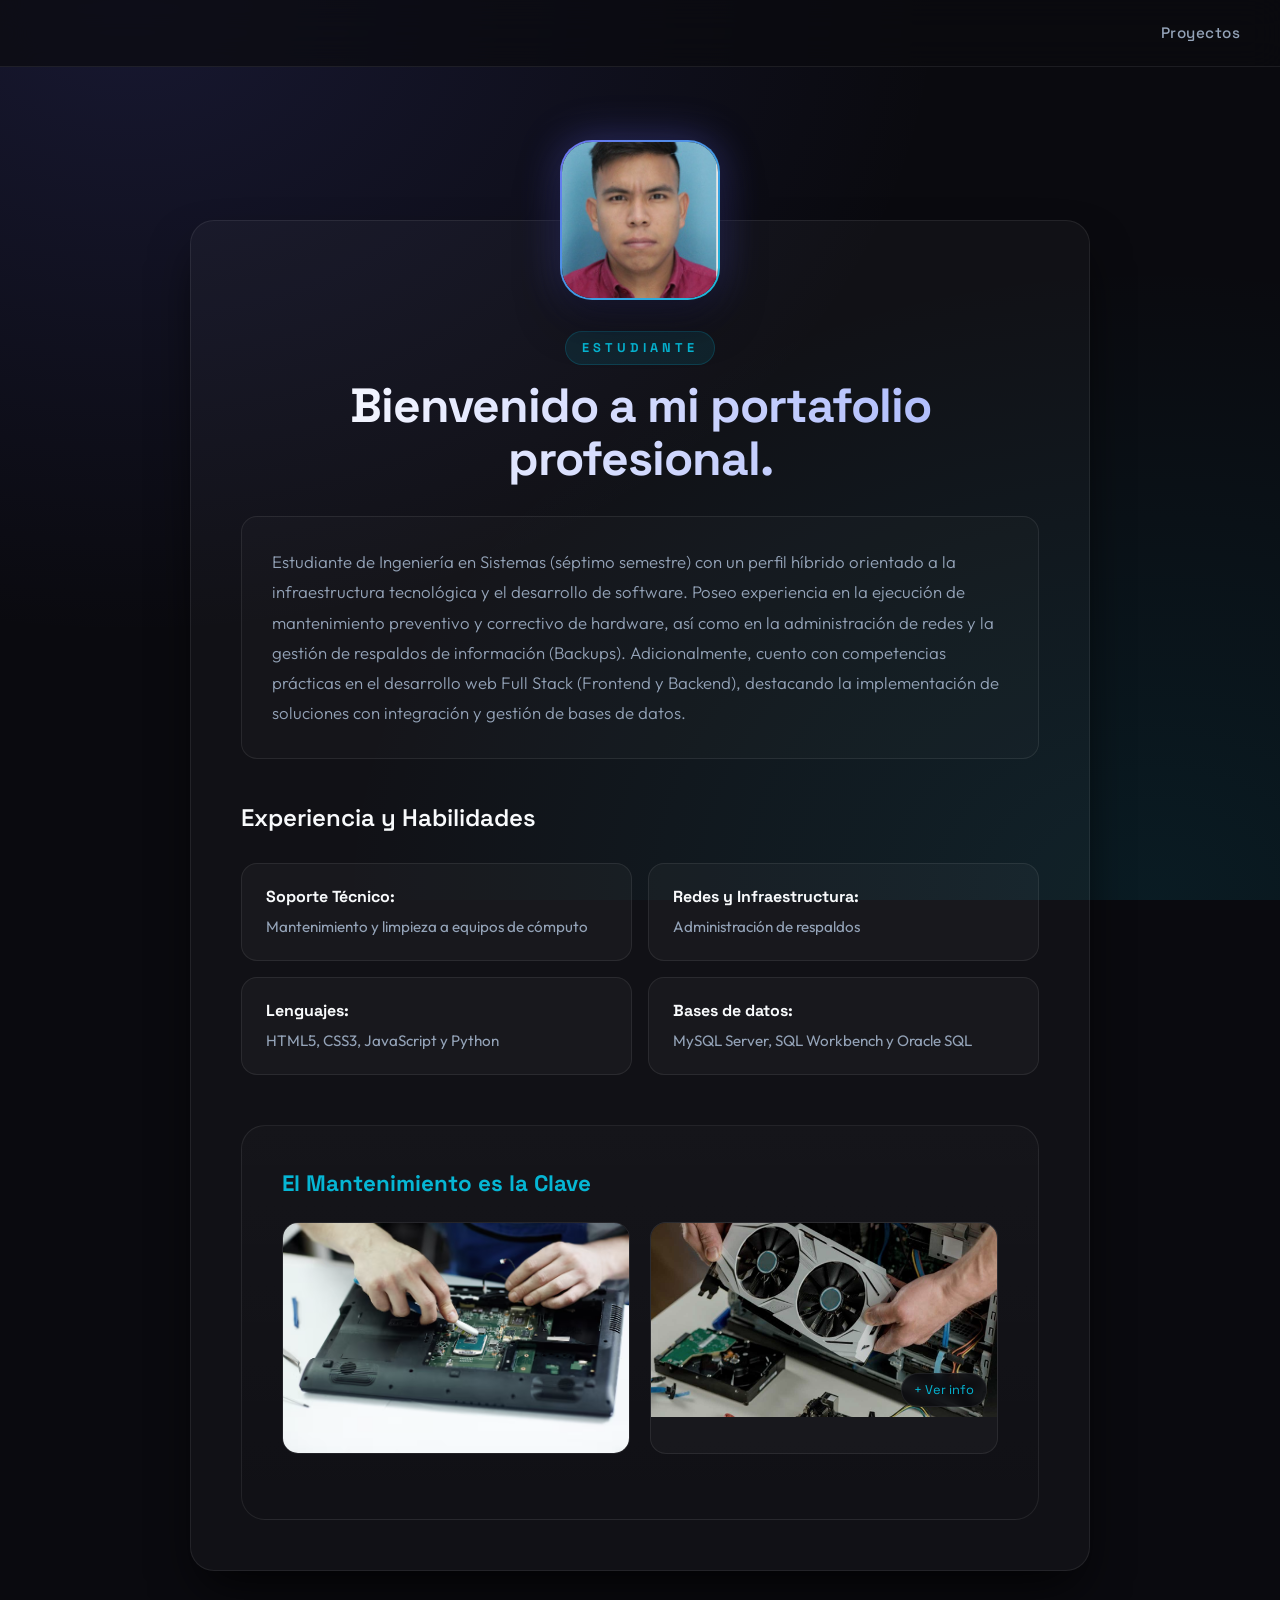
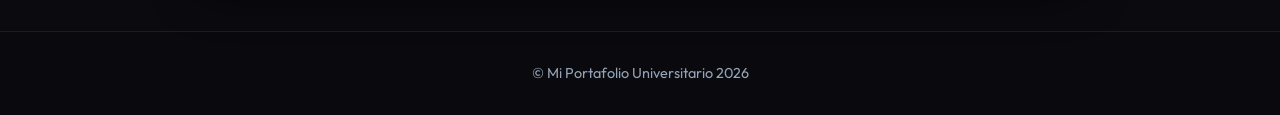
<file: Index.html>
<!DOCTYPE html>
<html lang="es">

<head>
    <meta charset="UTF-8">
    <meta name="viewport" content="width=device-width, initial-scale=1.0">
    <title>Portafolio 2026 | Estudiante de Ingeniería</title>
    <link rel="stylesheet" href="Index.css">
</head>

<body>

    <header>
        <nav>
            <ul>
                <li><a href="Proyectos.html">Proyectos</a></li>
            </ul>
        </nav>
    </header>

    <main>
        <div class="contenedor-3d">
            
            <img src="Imagenes/Imagen 1.png" alt="Foto de perfil" class="foto-perfil">
            
            <section id="inicio">
                <h2 class="etiqueta">Estudiante</h2>
                <p class="bienvenida">Bienvenido a mi portafolio profesional.</p>
                
                <div class="tarjeta-info">
                    <h4>Estudiante de Ingeniería en Sistemas (séptimo semestre) con un perfil híbrido orientado a la
                        infraestructura tecnológica y el desarrollo de software. Poseo experiencia en la ejecución de
                        mantenimiento preventivo y correctivo de hardware, así como en la administración de redes y la gestión
                        de respaldos de información (Backups). Adicionalmente, cuento con competencias prácticas en el
                        desarrollo web Full Stack (Frontend y Backend), destacando la implementación de soluciones con
                        integración y gestión de bases de datos.</h4>
                </div>

                <p class="subtitulo">Experiencia y Habilidades</p>
                
                <!-- Lista de Habilidades (Limpia, sin divs adentro) -->
                <ul class="Habilidades">
                    <li>
                        <strong>Soporte Técnico:</strong> Mantenimiento y limpieza a equipos de cómputo
                    </li>
                    <li>
                        <strong>Redes y Infraestructura:</strong> Administración de respaldos
                    </li>
                    <li>
                        <strong>Lenguajes:</strong> HTML5, CSS3, JavaScript y Python
                    </li>
                    <li>
                        <strong>Bases de datos:</strong> MySQL Server, SQL Workbench y Oracle SQL
                    </li>
                </ul>

                <!-- Sección de Información Extra (Movida aquí afuera, es su lugar correcto) -->
                <div class="info-extra">
                    <h3>El Mantenimiento es la Clave</h3>
                    
                    <div class="galeria-info">
                        <!-- Primera Imagen Normal -->
                        <img src="Imagenes/Img-1.avif" alt="Mantenimiento de hardware" class="img-normal">
                        
                        <!-- Segunda Imagen Desplegable -->
                        <details class="desplegable-img">
                            <summary>
                                <img src="Imagenes/Img-2.jpg" alt="Equipo de cómputo">
                            </summary>
                            <div class="contenido-desplegable">
                                <h4>Mantenimiento de Tarjeta Gráfica</h4>
                                <p>La limpieza profunda de los componentes internos (como la GPU y disipadores) es vital para evitar la degradación térmica. El polvo acumulado actúa como aislante, provocando que los ventiladores trabajen al máximo sin enfriar eficientemente.</p>
                                <ul>
                                    <li>Cambio de pasta térmica cada 2 años.</li>
                                    <li>Limpieza de disipadores con aire comprimido.</li>
                                    <li>Revisión de los ventiladores (coolers).</li>
                                </ul>
                            </div>
                        </details>
                    </div>
                </div>

            </section>
        </div>
    </main>

    <footer>
        <p>&copy; Mi Portafolio Universitario 2026</p>
    </footer>

</body>
</html>
</file>
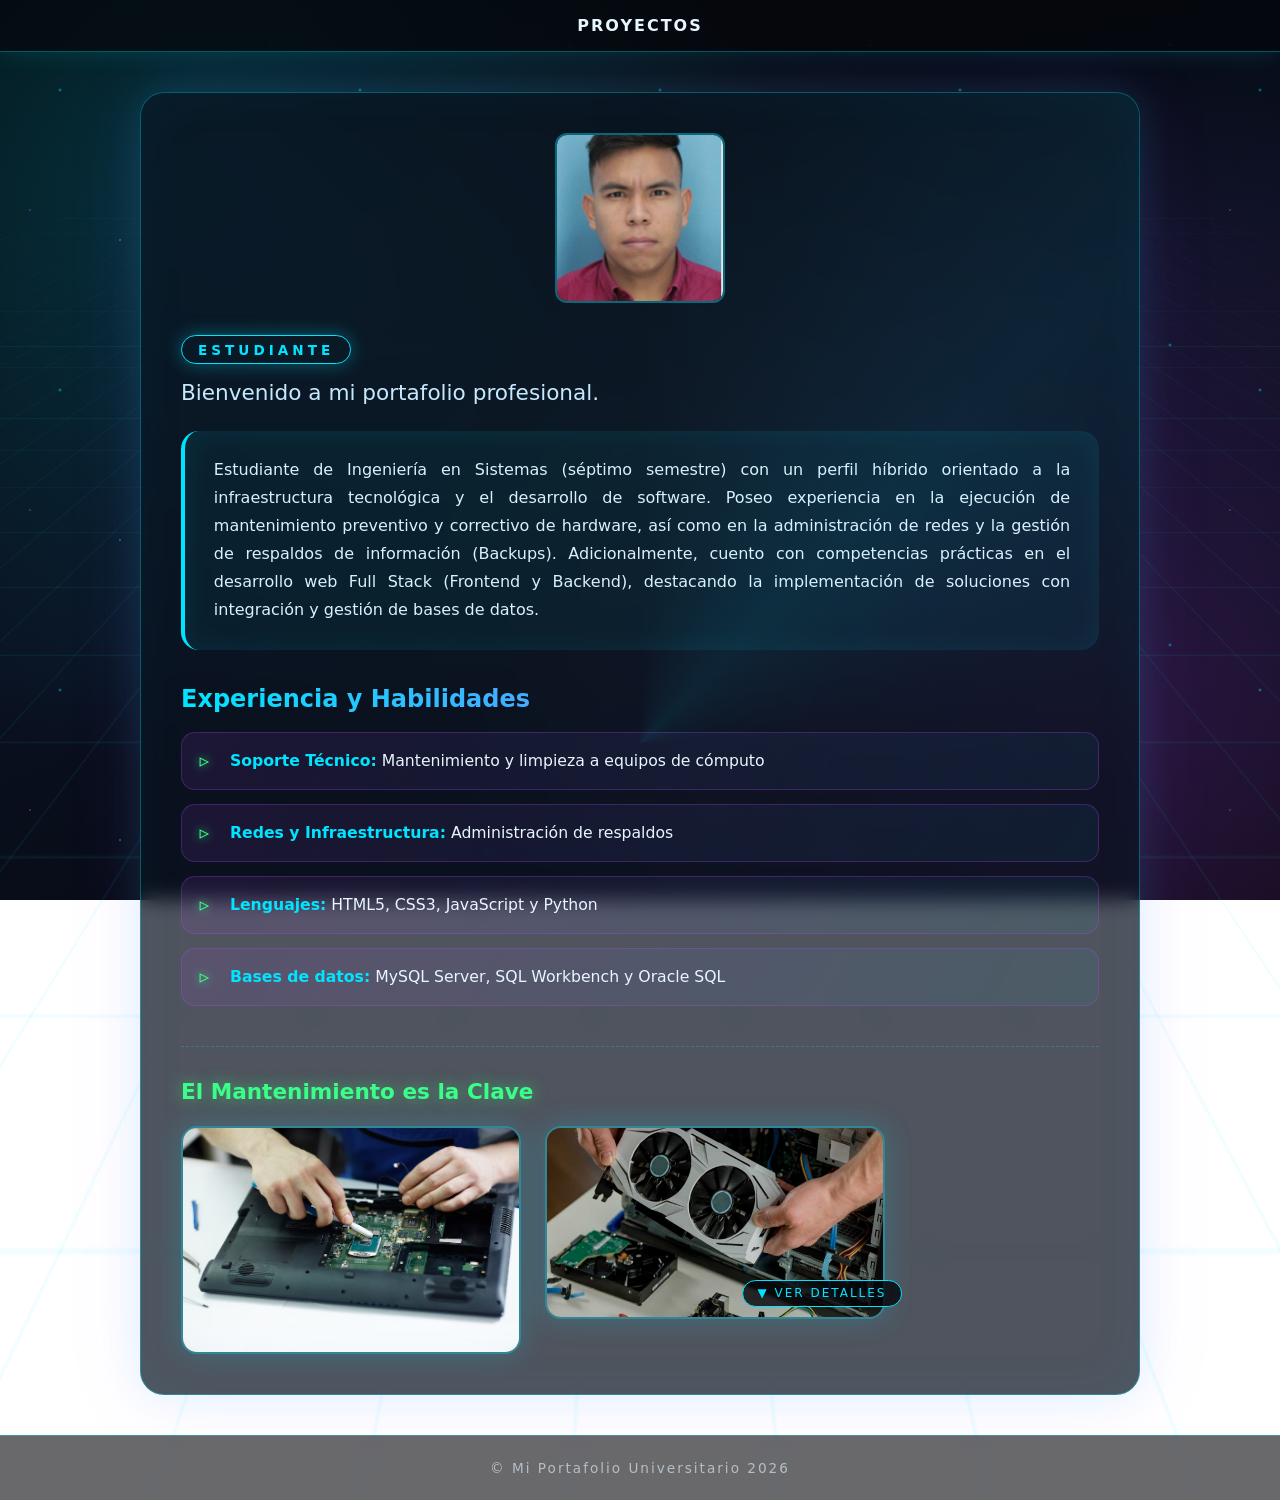
<file: index.html>
<!DOCTYPE html>
<html lang="es">

<head>
    <meta charset="UTF-8">
    <meta name="viewport" content="width=device-width, initial-scale=1.0">
    <title>Portafolio 2026 | Estudiante de Ingeniería</title>
    <!-- IMPORTANTE: El nombre del archivo CSS debe coincidir exactamente con el de GitHub -->
    <link rel="stylesheet" href="index.css">
</head>

<body>

    <header>
        <nav>
            <ul>
                <li><a href="Proyectos.html">Proyectos</a></li>
            </ul>
        </nav>
    </header>

    <main>
        <div class="contenedor-3d">
            
            <img src="Imagenes/Imagen 1.png" alt="Foto de perfil" class="foto-perfil">
            
            <section id="inicio">
                <h2 class="etiqueta">Estudiante</h2>
                <p class="bienvenida">Bienvenido a mi portafolio profesional.</p>
                
                <div class="tarjeta-info">
                    <!-- Se recomienda usar <p> en lugar de <h4> para párrafos largos, pero <h4> funciona -->
                    <p class="texto-perfil">Estudiante de Ingeniería en Sistemas (séptimo semestre) con un perfil híbrido orientado a la
                        infraestructura tecnológica y el desarrollo de software. Poseo experiencia en la ejecución de
                        mantenimiento preventivo y correctivo de hardware, así como en la administración de redes y la gestión
                        de respaldos de información (Backups). Adicionalmente, cuento con competencias prácticas en el
                        desarrollo web Full Stack (Frontend y Backend), destacando la implementación de soluciones con
                        integración y gestión de bases de datos.</p>
                </div>

                <p class="subtitulo">Experiencia y Habilidades</p>
                
                <!-- Lista de Habilidades -->
                <ul class="Habilidades">
                    <li>
                        <strong>Soporte Técnico:</strong> Mantenimiento y limpieza a equipos de cómputo
                    </li>
                    <li>
                        <strong>Redes y Infraestructura:</strong> Administración de respaldos
                    </li>
                    <li>
                        <strong>Lenguajes:</strong> HTML5, CSS3, JavaScript y Python
                    </li>
                    <li>
                        <strong>Bases de datos:</strong> MySQL Server, SQL Workbench y Oracle SQL
                    </li>
                </ul>

                <!-- Sección de Información Extra -->
                <div class="info-extra">
                    <h3>El Mantenimiento es la Clave</h3>
                    
                    <div class="galeria-info">
                        <!-- Primera Imagen Normal -->
                        <img src="Imagenes/Img-1.avif" alt="Mantenimiento de hardware" class="img-normal">
                        
                        <!-- Segunda Imagen Desplegable -->
                        <details class="desplegable-img">
                            <summary>
                                <img src="Imagenes/Img-2.jpg" alt="Equipo de cómputo">
                            </summary>
                            <div class="contenido-desplegable">
                                <h4>Mantenimiento de Tarjeta Gráfica</h4>
                                <p>La limpieza profunda de los componentes internos (como la GPU y disipadores) es vital para evitar la degradación térmica. El polvo acumulado actúa como aislante, provocando que los ventiladores trabajen al máximo sin enfriar eficientemente.</p>
                                <ul>
                                    <li>Cambio de pasta térmica cada 2 años.</li>
                                    <li>Limpieza de disipadores con aire comprimido.</li>
                                    <li>Revisión de los ventiladores (coolers).</li>
                                </ul>
                            </div>
                        </details>
                    </div>
                </div>

            </section>
        </div>
    </main>

    <footer>
        <p>&copy; Mi Portafolio Universitario 2026</p>
    </footer>

</body>
</html>
</file>
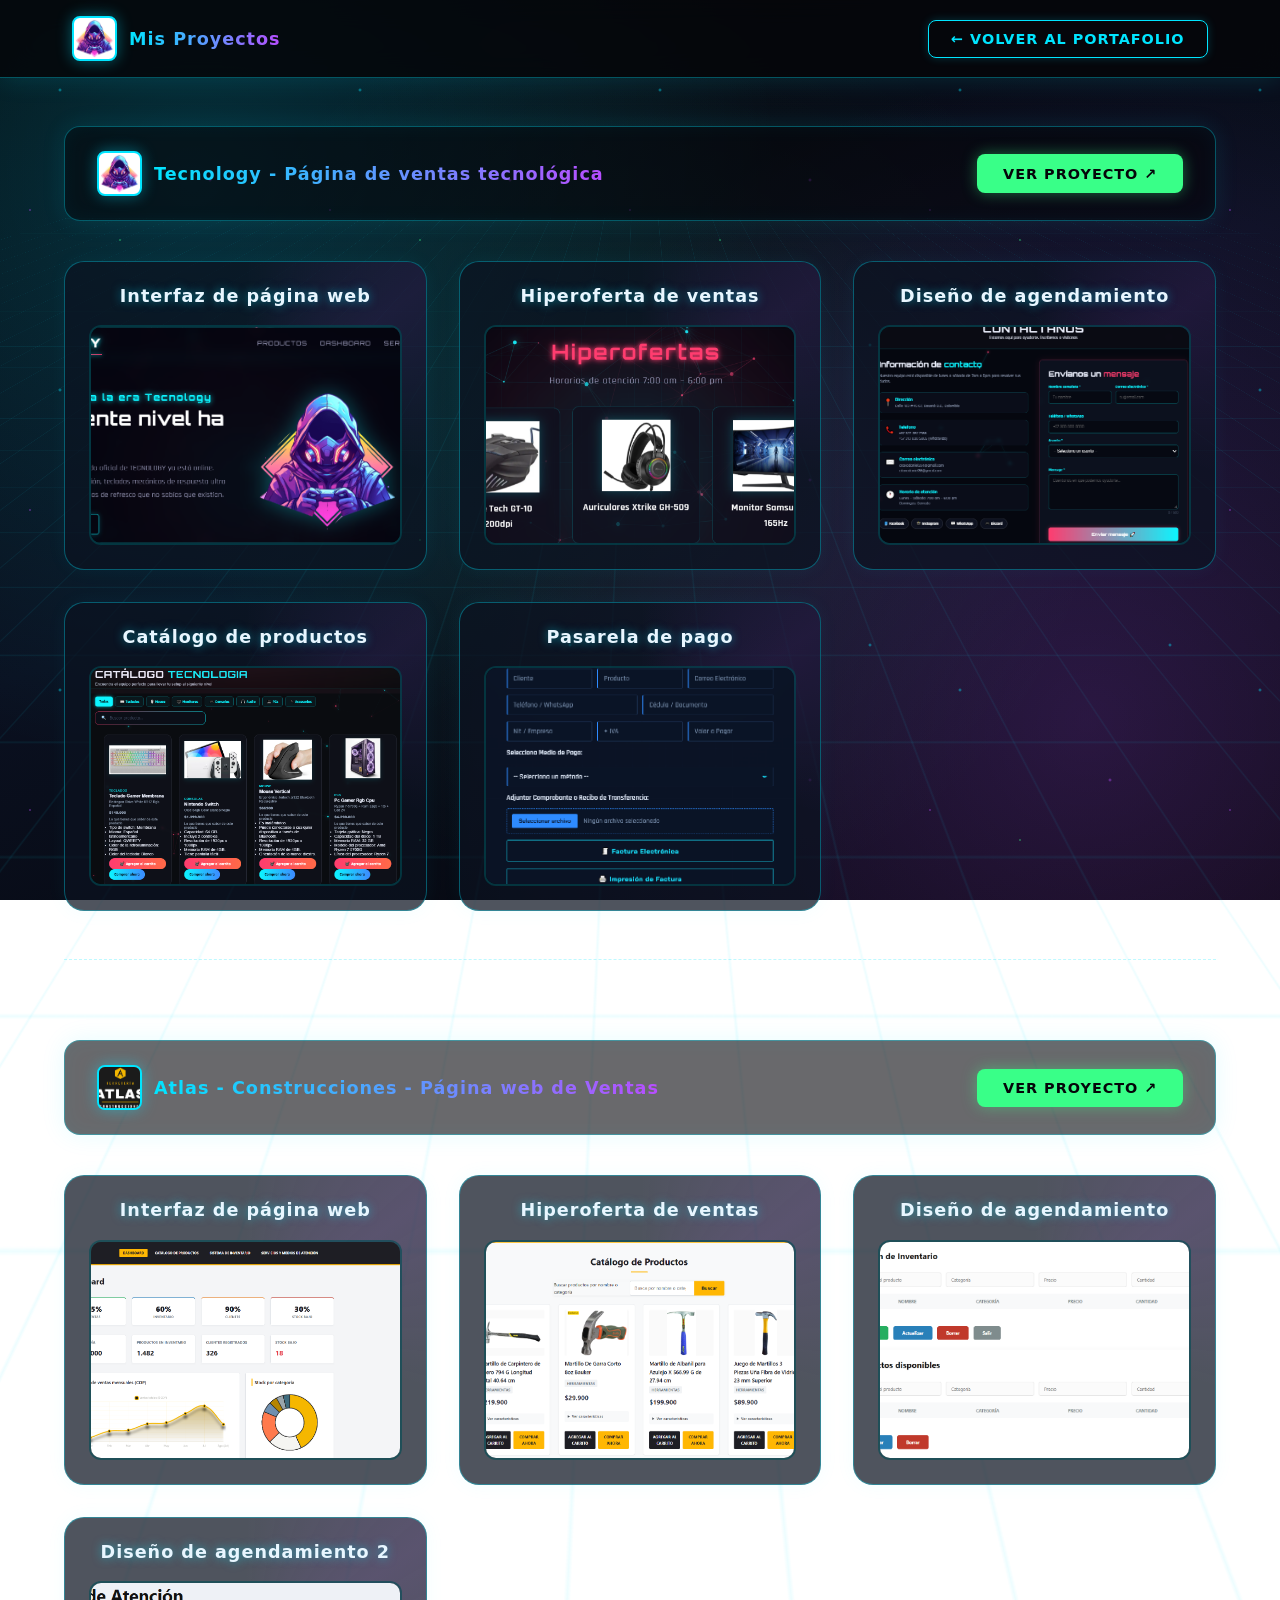
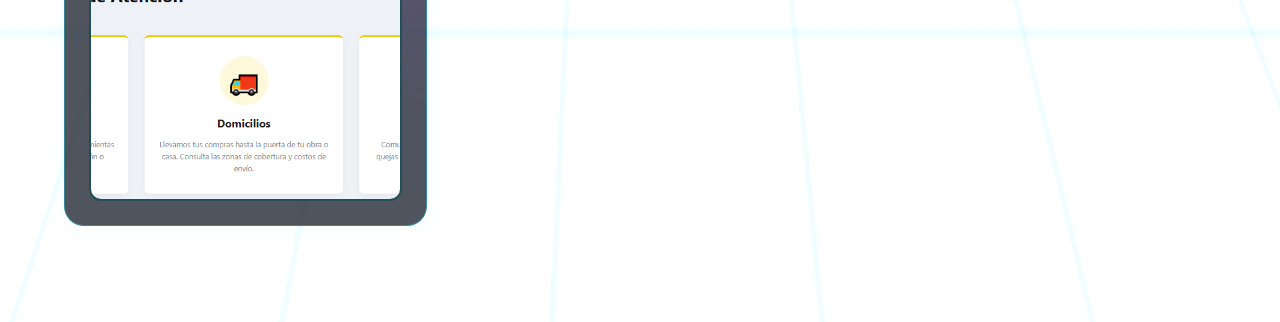
<file: Proyectos.html>
<!DOCTYPE html>
<html lang="es">
<head>
    <meta charset="UTF-8">
    <meta name="viewport" content="width=device-width, initial-scale=1.0">
    <title>Proyectos - Portafolio</title>
    <link rel="stylesheet" href="Proyecto.css">
</head>
<body>

    <!-- HEADER GLOBAL -->
    <header>
        <nav>
            <div class="logo-container">
                <img src="Imagenes/F1.webp" alt="Logo del portafolio">
                <span>Mis Proyectos</span>
            </div>
            <!-- Botón para volver al inicio del portafolio (opcional) -->
            <div class="enlace-proyecto">
                <a href="index.html" class="btn-volver">← Volver al Portafolio</a>
            </div>
        </nav>
    </header>

    <!-- CONTENIDO PRINCIPAL -->
    <main>

        <!-- ================= PROYECTO 1: TECNOLOGY ================= -->
        <section class="proyecto-bloque">
            
            <!-- Encabezado del Proyecto -->
            <div class="proyecto-header">
                <div class="logo-container">
                    <img src="Imagenes/F1.webp" alt="Logo Tecnology">
                    <span>Tecnology - Página de ventas tecnológica</span>
                </div>
                <div class="enlace-proyecto">
                    <a href="https://otavodaniel324-a11y.github.io/-Tecnology/TECNOLOGY.html" target="_blank" rel="noopener">Ver Proyecto ↗</a>
                </div>
            </div>

            <!-- Galería del Proyecto -->
            <div class="galeria-proyectos">
                <div class="tarjeta">
                    <h3>Interfaz de página web</h3>
                    <img src="Imagenes/Tec1.png" alt="Interfaz de página web">
                </div>

                <div class="tarjeta">
                    <h3>Hiperoferta de ventas</h3>
                    <img src="Imagenes/Tec2.png" alt="Hiperoferta de ventas">
                </div>

                <div class="tarjeta">
                    <h3>Diseño de agendamiento</h3> 
                    <img src="Imagenes/Tec4.png" alt="Diseño de agendamiento">
                </div>

                <div class="tarjeta">
                    <h3>Catálogo de productos</h3>
                    <img src="Imagenes/Tec7.png" alt="Catálogo de productos">
                </div>

                <div class="tarjeta">
                    <h3>Pasarela de pago</h3>
                    <img src="Imagenes/Tec8.png" alt="Pasarela de pago">
                </div>
            </div>
        </section>

        <!-- ================= PROYECTO 2: ATLAS ================= -->
        <section class="proyecto-bloque">
            
            <!-- Encabezado del Proyecto -->
            <div class="proyecto-header">
                <div class="logo-container">
                    <img src="Imagenes/Logo1.png" alt="Logo Atlas">
                    <span>Atlas - Construcciones - Página web de Ventas</span>
                </div>
                <div class="enlace-proyecto">
                    <!-- NOTA: Cambia este enlace si Atlas tiene su propia URL -->
                    <a href="https://otavodaniel324-a11y.github.io/Ferreteria-Web/" target="_blank" rel="noopener">Ver Proyecto ↗</a>
                </div>
            </div>

            <!-- Galería del Proyecto -->
            <div class="galeria-proyectos">
                <div class="tarjeta">
                    <h3>Interfaz de página web</h3>
                    <img src="Imagenes/Cap1.png" alt="Interfaz de página web">
                </div>

                <div class="tarjeta">
                    <h3>Hiperoferta de ventas</h3>
                    <img src="Imagenes/Cap2.png" alt="Hiperoferta de ventas">
                </div>

                <div class="tarjeta">
                    <h3>Diseño de agendamiento</h3> 
                    <img src="Imagenes/Cap3.png" alt="Diseño de agendamiento">
                </div>

                <div class="tarjeta">
                    <h3>Diseño de agendamiento 2</h3> 
                    <img src="Imagenes/Cap4.png" alt="Diseño de agendamiento 2">
                </div>
            </div>
        </section>

    </main>
</body>
</html>
</file>
<file: Index.css>
/* --- CONFIGURACIÓN GLOBAL 2026 --- */
@import url('https://fonts.googleapis.com/css2?family=Outfit:wght@300;400;600;800&family=Space+Grotesk:wght@500;700&display=swap');

:root {
    --bg-dark: #0a0a0f;
    --bg-card: rgba(255, 255, 255, 0.03);
    --border-glass: rgba(255, 255, 255, 0.08);
    --text-primary: #f8fafc;
    --text-secondary: #94a3b8;
    --accent-1: #6366f1;
    --accent-2: #06b6d4;
    --accent-glow: rgba(99, 102, 241, 0.4);
    --font-display: 'Space Grotesk', sans-serif;
    --font-body: 'Outfit', sans-serif;
    --radius-lg: 24px;
    --radius-md: 16px;
    --transition: all 0.4s cubic-bezier(0.16, 1, 0.3, 1);
}

* {
    margin: 0;
    padding: 0;
    box-sizing: border-box;
}

body {
    font-family: var(--font-body);
    background-color: var(--bg-dark);
    color: var(--text-primary);
    line-height: 1.6;
    min-height: 100vh;
    display: flex;
    flex-direction: column;
    overflow-x: hidden;
    background-image: 
        radial-gradient(ellipse at 10% 0%, rgba(99, 102, 241, 0.15) 0%, transparent 50%),
        radial-gradient(ellipse at 90% 100%, rgba(6, 182, 212, 0.1) 0%, transparent 50%);
    background-attachment: fixed;
}

/* --- HEADER Y NAVEGACIÓN --- */
header {
    position: fixed;
    top: 0;
    width: 100%;
    padding: 20px 40px;
    background: rgba(10, 10, 15, 0.7);
    backdrop-filter: blur(16px);
    -webkit-backdrop-filter: blur(16px);
    border-bottom: 1px solid var(--border-glass);
    z-index: 1000;
}

nav ul {
    list-style: none;
    display: flex;
    justify-content: flex-end;
    gap: 40px;
    max-width: 1200px;
    margin: 0 auto;
}

nav ul li a {
    color: var(--text-secondary);
    text-decoration: none;
    font-family: var(--font-display);
    font-weight: 500;
    font-size: 0.95rem;
    letter-spacing: 0.5px;
    transition: var(--transition);
    position: relative;
}

nav ul li a:hover {
    color: var(--text-primary);
    text-shadow: 0 0 10px var(--accent-glow);
}

/* --- CONTENEDOR PRINCIPAL --- */
main {
    flex: 1;
    display: flex;
    justify-content: center;
    align-items: center;
    padding: 140px 20px 60px;
}

.contenedor-3d {
    display: flex;
    flex-direction: column;
    align-items: center;
    max-width: 900px;
    width: 100%;
    animation: fadeInUp 1s ease-out forwards;
    opacity: 0;
    transform: translateY(30px);
}

@keyframes fadeInUp {
    to { opacity: 1; transform: translateY(0); }
}

/* --- FOTO DE PERFIL --- */
.foto-perfil {
    width: 160px;
    height: 160px;
    border-radius: 32px;
    object-fit: cover;
    border: 2px solid var(--border-glass);
    background: linear-gradient(var(--bg-dark), var(--bg-dark)) padding-box,
                linear-gradient(135deg, var(--accent-1), var(--accent-2)) border-box;
    box-shadow: 0 20px 40px rgba(0, 0, 0, 0.5), 0 0 40px var(--accent-glow);
    margin-bottom: -80px;
    position: relative;
    z-index: 10;
    transition: var(--transition);
}

.contenedor-3d:hover .foto-perfil {
    transform: translateY(-5px) scale(1.02);
    box-shadow: 0 30px 60px rgba(0, 0, 0, 0.6), 0 0 60px var(--accent-glow);
}

/* --- TARJETA PRINCIPAL --- */
#inicio {
    background: var(--bg-card);
    backdrop-filter: blur(20px);
    -webkit-backdrop-filter: blur(20px);
    padding: 110px 50px 50px;
    border-radius: var(--radius-lg);
    border: 1px solid var(--border-glass);
    box-shadow: 0 25px 50px -12px rgba(0, 0, 0, 0.8);
    text-align: center;
    width: 100%;
    transition: var(--transition);
}

#inicio:hover {
    border-color: rgba(255, 255, 255, 0.15);
    box-shadow: 0 30px 60px -12px rgba(0, 0, 0, 0.9), 0 0 40px rgba(99, 102, 241, 0.1);
}

.etiqueta {
    font-family: var(--font-display);
    color: var(--accent-2);
    text-transform: uppercase;
    letter-spacing: 4px;
    font-size: 0.8rem;
    margin-bottom: 15px;
    display: inline-block;
    padding: 6px 16px;
    background: rgba(6, 182, 212, 0.1);
    border-radius: 50px;
    border: 1px solid rgba(6, 182, 212, 0.2);
}

.bienvenida {
    font-family: var(--font-display);
    font-size: 3rem;
    font-weight: 700;
    margin-bottom: 30px;
    background: linear-gradient(to right, #ffffff, #a5b4fc);
    -webkit-background-clip: text;
    -webkit-text-fill-color: transparent;
    line-height: 1.1;
    letter-spacing: -1px;
}

/* --- TARJETA DE INFORMACIÓN --- */
.tarjeta-info {
    background: rgba(255, 255, 255, 0.02);
    padding: 30px;
    border-radius: var(--radius-md);
    border: 1px solid var(--border-glass);
    margin-bottom: 40px;
    text-align: left;
}

#inicio h4 {
    font-size: 1.05rem;
    font-weight: 300;
    line-height: 1.8;
    color: var(--text-secondary);
}

.subtitulo {
    font-family: var(--font-display);
    color: var(--text-primary);
    font-weight: 600;
    font-size: 1.5rem;
    margin-bottom: 25px;
    text-align: left;
}

/* --- LISTA DE HABILIDADES --- */
ul.Habilidades {
    list-style: none;
    display: grid;
    grid-template-columns: repeat(auto-fit, minmax(300px, 1fr));
    gap: 16px;
    text-align: left;
    margin-bottom: 50px;
}

ul.Habilidades li {
    background: rgba(255, 255, 255, 0.03);
    padding: 20px 24px;
    border-radius: var(--radius-md);
    border: 1px solid var(--border-glass);
    color: var(--text-secondary);
    font-size: 0.95rem;
    transition: var(--transition);
    position: relative;
    overflow: hidden;
}

ul.Habilidades li::before {
    content: '';
    position: absolute;
    left: 0;
    top: 0;
    height: 100%;
    width: 3px;
    background: var(--accent-1);
    opacity: 0;
    transition: var(--transition);
}

ul.Habilidades li:hover {
    background: rgba(255, 255, 255, 0.06);
    transform: translateX(5px);
    border-color: rgba(99, 102, 241, 0.3);
}

ul.Habilidades li:hover::before {
    opacity: 1;
}

ul.Habilidades li strong {
    font-family: var(--font-display);
    color: var(--text-primary);
    display: block;
    margin-bottom: 6px;
    font-size: 1rem;
}

/* --- SECCIÓN DE INFORMACIÓN EXTRA --- */
.info-extra {
    background: linear-gradient(180deg, rgba(255,255,255,0.02) 0%, rgba(255,255,255,0) 100%);
    padding: 40px;
    border-radius: var(--radius-lg);
    border: 1px solid var(--border-glass);
    text-align: left;
    margin-top: 20px;
}

.info-extra h3 {
    font-family: var(--font-display);
    font-size: 1.4rem;
    margin-bottom: 20px;
    color: var(--accent-2);
}

.galeria-info {
    display: flex;
    gap: 20px;
    margin-bottom: 25px;
    flex-wrap: wrap;
    align-items: stretch; /* Fundamental para que ambas columnas midan lo mismo */
}

/* Primera imagen normal */
.img-normal {
    width: calc(50% - 10px);
    border-radius: var(--radius-md);
    object-fit: cover;
    height: auto; 
    border: 1px solid var(--border-glass);
    transition: var(--transition);
    filter: grayscale(20%);
}

.img-normal:hover {
    transform: scale(1.02);
    filter: grayscale(0%);
    box-shadow: 0 10px 30px rgba(0,0,0,0.5);
    z-index: 2;
}

/* --- ESTILOS PARA LA IMAGEN DESPLEGABLE (DETAILS) --- */
.desplegable-img {
    width: calc(50% - 10px);
    position: relative;
    border-radius: var(--radius-md);
    border: 1px solid var(--border-glass);
    background: rgba(255, 255, 255, 0.03);
    overflow: hidden;
    transition: var(--transition);
    align-self: stretch;
}

.desplegable-img[open] {
    box-shadow: 0 10px 30px rgba(0,0,0,0.5);
    border-color: rgba(99, 102, 241, 0.3);
}

.desplegable-img summary {
    list-style: none;
    cursor: pointer;
    display: block;
    position: relative;
    width: 100%;
}

.desplegable-img summary::-webkit-details-marker {
    display: none;
}

.desplegable-img summary:hover img {
    transform: scale(1.05);
    filter: grayscale(0%);
}

.desplegable-img summary img {
    width: 100%;
    display: block;
    aspect-ratio: 16/9;
    object-fit: cover;
    transition: var(--transition);
    filter: grayscale(20%);
}

/* Etiqueta flotante */
.desplegable-img summary::after {
    content: '+ Ver info';
    position: absolute;
    bottom: 10px;
    right: 10px;
    background: rgba(10, 10, 15, 0.8);
    color: var(--accent-2);
    padding: 6px 12px;
    border-radius: 50px;
    font-size: 0.8rem;
    font-family: var(--font-display);
    backdrop-filter: blur(4px);
    border: 1px solid var(--border-glass);
    transition: var(--transition);
    z-index: 2;
}

.desplegable-img[open] summary::after {
    content: '- Cerrar';
    background: var(--accent-1);
    color: white;
}

/* Panel que se despliega */
.contenido-desplegable {
    background: transparent;
    padding: 24px;
    animation: slideDown 0.4s ease-out forwards;
    text-align: left;
    border-top: 1px solid var(--border-glass);
}

@keyframes slideDown {
    from { opacity: 0; transform: translateY(-10px); }
    to { opacity: 1; transform: translateY(0); }
}

.contenido-desplegable h4 {
    font-family: var(--font-display);
    color: var(--accent-2);
    margin-bottom: 12px;
    font-size: 1.1rem;
}

.contenido-desplegable p {
    font-size: 0.9rem;
    color: var(--text-secondary);
    margin-bottom: 15px;
    line-height: 1.6;
}

.contenido-desplegable ul {
    list-style: none;
    padding-left: 0;
}

.contenido-desplegable ul li {
    position: relative;
    padding-left: 20px;
    color: var(--text-secondary);
    font-size: 0.85rem;
    margin-bottom: 8px;
}

.contenido-desplegable ul li::before {
    content: '•';
    position: absolute;
    left: 0;
    color: var(--accent-1);
    font-size: 1.2rem;
    line-height: 1;
}

/* --- FOOTER --- */
footer {
    text-align: center;
    padding: 30px;
    color: var(--text-secondary);
    font-size: 0.9rem;
    border-top: 1px solid var(--border-glass);
    background: rgba(10, 10, 15, 0.9);
}

/* --- RESPONSIVE --- */
@media (max-width: 768px) {
    header { padding: 15px 20px; }
    nav ul { justify-content: center; gap: 20px; }
    main { padding-top: 120px; }
    .bienvenida { font-size: 2rem; }
    #inicio { padding: 90px 24px 30px; }
    .foto-perfil {
        width: 130px;
        height: 130px;
        border-radius: 24px;
        margin-bottom: -65px;
    }

    /* En celulares se apilan las imágenes y el texto */
    .img-normal,
    .desplegable-img {
        width: 100%; 
    }

    .img-normal {
        aspect-ratio: 16/9;
    }

    .info-extra {
        padding: 24px;
    }
}
</file>
<file: index.css>
/* ============================================================
   RESET Y VARIABLES GLOBALES
   ============================================================ */
*,
*::before,
*::after {
    margin: 0;
    padding: 0;
    box-sizing: border-box;
}

:root {
    --negro-profundo: #05060a;
    --azul-electrico: #00e5ff;
    --morado-neon: #b84dff;
    --verde-neon: #39ff88;
    --blanco-humo: #e8f6ff;
    --gris-panel: rgba(12, 18, 32, 0.72);
    --borde-neon: rgba(0, 229, 255, 0.35);
    --fuente-principal: 'Segoe UI', 'Trebuchet MS', system-ui, sans-serif;
}

/* ============================================================
   FONDO ÉPICO ANIMADO
   ============================================================ */
body {
    font-family: var(--fuente-principal);
    color: var(--blanco-humo);
    min-height: 100vh;
    display: flex;
    flex-direction: column;
    background:
        radial-gradient(circle at 15% 20%, rgba(0, 229, 255, 0.18), transparent 45%),
        radial-gradient(circle at 85% 80%, rgba(184, 77, 255, 0.20), transparent 50%),
        radial-gradient(circle at 50% 50%, rgba(57, 255, 136, 0.08), transparent 60%),
        linear-gradient(160deg, #05060a 0%, #0a1020 50%, #05060a 100%);
    background-attachment: fixed;
    overflow-x: hidden;
    position: relative;
}

/* Rejilla animada de fondo */
body::before {
    content: "";
    position: fixed;
    inset: -50%;
    background-image:
        linear-gradient(rgba(0, 229, 255, 0.07) 1px, transparent 1px),
        linear-gradient(90deg, rgba(0, 229, 255, 0.07) 1px, transparent 1px);
    background-size: 60px 60px;
    transform: perspective(600px) rotateX(55deg);
    animation: moverRejilla 18s linear infinite;
    pointer-events: none;
    z-index: -2;
}

/* Partículas brillantes flotantes */
body::after {
    content: "";
    position: fixed;
    inset: 0;
    background-image:
        radial-gradient(2px 2px at 20% 30%, var(--azul-electrico), transparent),
        radial-gradient(2px 2px at 70% 60%, var(--morado-neon), transparent),
        radial-gradient(1.5px 1.5px at 40% 80%, var(--verde-neon), transparent),
        radial-gradient(2px 2px at 90% 15%, var(--azul-electrico), transparent),
        radial-gradient(1.5px 1.5px at 10% 70%, var(--morado-neon), transparent);
    background-size: 300px 300px;
    opacity: 0.6;
    animation: flotarParticulas 25s linear infinite;
    pointer-events: none;
    z-index: -1;
}

@keyframes moverRejilla {
    from { background-position: 0 0; }
    to   { background-position: 0 600px; }
}

@keyframes flotarParticulas {
    from { background-position: 0 0; }
    to   { background-position: 300px -600px; }
}

/* ============================================================
   HEADER / NAVEGACIÓN
   ============================================================ */
header {
    position: sticky;
    top: 0;
    z-index: 100;
    backdrop-filter: blur(14px);
    background: rgba(5, 6, 10, 0.7);
    border-bottom: 1px solid var(--borde-neon);
    box-shadow: 0 0 25px rgba(0, 229, 255, 0.15);
    animation: bajarHeader 1s ease-out both;
}

@keyframes bajarHeader {
    from { transform: translateY(-100%); opacity: 0; }
    to   { transform: translateY(0); opacity: 1; }
}

nav ul {
    list-style: none;
    display: flex;
    justify-content: center;
    padding: 1rem;
}

nav a {
    position: relative;
    text-decoration: none;
    color: var(--blanco-humo);
    font-weight: 600;
    letter-spacing: 2px;
    text-transform: uppercase;
    padding: 0.5rem 1.4rem;
    transition: color 0.3s ease, text-shadow 0.3s ease;
}

nav a::after {
    content: "";
    position: absolute;
    left: 50%;
    bottom: 0;
    width: 0;
    height: 2px;
    background: linear-gradient(90deg, var(--azul-electrico), var(--morado-neon));
    transform: translateX(-50%);
    transition: width 0.35s ease;
}

nav a:hover {
    color: var(--azul-electrico);
    text-shadow: 0 0 12px var(--azul-electrico);
}

nav a:hover::after {
    width: 100%;
}

/* ============================================================
   CONTENEDOR 3D PRINCIPAL
   ============================================================ */
main {
    flex: 1;
    padding: 2.5rem 1.5rem;
}

.contenedor-3d {
    max-width: 1000px;
    margin: 0 auto;
    padding: 2.5rem;
    border-radius: 24px;
    background: var(--gris-panel);
    border: 1px solid var(--borde-neon);
    box-shadow:
        0 0 40px rgba(0, 229, 255, 0.12),
        0 0 80px rgba(184, 77, 255, 0.10),
        inset 0 0 60px rgba(0, 229, 255, 0.04);
    backdrop-filter: blur(10px);
    transform-style: preserve-3d;
    animation: aparecerContenedor 1.2s cubic-bezier(0.22, 1, 0.36, 1) both;
    position: relative;
    overflow: hidden;
}

.contenedor-3d::before {
    content: "";
    position: absolute;
    top: -50%;
    left: -50%;
    width: 200%;
    height: 200%;
    background: conic-gradient(from 0deg, transparent, rgba(0, 229, 255, 0.08), transparent 25%);
    animation: girarBrillo 10s linear infinite;
    pointer-events: none;
}

@keyframes aparecerContenedor {
    from { opacity: 0; transform: translateY(40px) scale(0.96); }
    to   { opacity: 1; transform: translateY(0) scale(1); }
}

@keyframes girarBrillo {
    to { transform: rotate(360deg); }
}

/* ============================================================
   FOTO DE PERFIL (CUADRADA Y SIN LUCES)
   ============================================================ */
.foto-perfil {
    display: block;
    width: 170px;
    height: 170px;
    object-fit: cover;
    /* Marco cuadrado con esquinas ligeramente redondeadas */
    border-radius: 12px; 
    margin: 0 auto 2rem;
    /* Borde sólido sutil sin gradientes */
    border: 2px solid rgba(0, 229, 255, 0.4); 
    /* Sin sombras ni resplandores */
    box-shadow: none; 
    background: transparent;
    /* Solo animación de flotación, sin rotación de color */
    animation: flotarFoto 5s ease-in-out infinite;
    transition: transform 0.4s ease;
}

.foto-perfil:hover {
    /* Hover sutil sin luces */
    transform: scale(1.05); 
}

@keyframes flotarFoto {
    0%, 100% { translate: 0 0; }
    50%      { translate: 0 -12px; }
}

/* ============================================================
   TEXTOS Y ETIQUETAS
   ============================================================ */
.etiqueta {
    display: inline-block;
    font-size: 0.85rem;
    letter-spacing: 4px;
    text-transform: uppercase;
    color: var(--azul-electrico);
    padding: 0.35rem 1rem;
    border: 1px solid var(--azul-electrico);
    border-radius: 999px;
    margin-bottom: 1rem;
    box-shadow: 0 0 18px rgba(0, 229, 255, 0.35);
    animation: pulsoEtiqueta 2.5s ease-in-out infinite;
}

@keyframes pulsoEtiqueta {
    0%, 100% { box-shadow: 0 0 12px rgba(0, 229, 255, 0.3); }
    50%      { box-shadow: 0 0 28px rgba(0, 229, 255, 0.7); }
}

.bienvenida {
    font-size: 1.35rem;
    font-weight: 300;
    margin-bottom: 1.6rem;
    color: #c7e9ff;
}

.subtitulo {
    font-size: 1.5rem;
    font-weight: 700;
    margin: 2.2rem 0 1rem;
    background: linear-gradient(90deg, var(--azul-electrico), var(--morado-neon), var(--verde-neon));
    background-size: 200% auto;
    -webkit-background-clip: text;
    background-clip: text;
    -webkit-text-fill-color: transparent;
    animation: brilloTexto 4s linear infinite;
}

@keyframes brilloTexto {
    to { background-position: 200% center; }
}

/* ============================================================
   TARJETA DE INFORMACIÓN
   ============================================================ */
.tarjeta-info {
    position: relative;
    padding: 1.6rem 1.8rem;
    border-radius: 18px;
    background: rgba(0, 229, 255, 0.05);
    border-left: 4px solid var(--azul-electrico);
    box-shadow: inset 0 0 30px rgba(0, 229, 255, 0.08);
    transition: transform 0.35s ease, box-shadow 0.35s ease;
    animation: deslizarIzquierda 1s ease-out 0.3s both;
}

.tarjeta-info:hover {
    transform: translateX(6px);
    box-shadow:
        inset 0 0 30px rgba(0, 229, 255, 0.15),
        -6px 0 25px rgba(0, 229, 255, 0.2);
}

.texto-perfil {
    line-height: 1.75;
    font-size: 1rem;
    color: #d8f1ff;
    text-align: justify;
}

@keyframes deslizarIzquierda {
    from { opacity: 0; transform: translateX(-40px); }
    to   { opacity: 1; transform: translateX(0); }
}

/* ============================================================
   LISTA DE HABILIDADES
   ============================================================ */
.Habilidades {
    list-style: none;
    display: grid;
    gap: 0.9rem;
    margin-top: 1.2rem;
}

.Habilidades li {
    position: relative;
    padding: 1rem 1.2rem 1rem 3rem;
    border-radius: 14px;
    background: linear-gradient(120deg, rgba(184, 77, 255, 0.10), rgba(0, 229, 255, 0.05));
    border: 1px solid rgba(184, 77, 255, 0.25);
    font-size: 0.98rem;
    line-height: 1.5;
    transition: transform 0.3s ease, border-color 0.3s ease, box-shadow 0.3s ease;
    opacity: 0;
    animation: aparecerHabilidad 0.7s ease-out forwards;
}

.Habilidades li:nth-child(1) { animation-delay: 0.5s; }
.Habilidades li:nth-child(2) { animation-delay: 0.65s; }
.Habilidades li:nth-child(3) { animation-delay: 0.8s; }
.Habilidades li:nth-child(4) { animation-delay: 0.95s; }

.Habilidades li::before {
    content: "▹";
    position: absolute;
    left: 1.1rem;
    top: 50%;
    transform: translateY(-50%);
    color: var(--verde-neon);
    font-size: 1.2rem;
    text-shadow: 0 0 10px var(--verde-neon);
}

.Habilidades li:hover {
    transform: translateX(8px) scale(1.01);
    border-color: var(--azul-electrico);
    box-shadow: 0 0 25px rgba(0, 229, 255, 0.25);
}

.Habilidades strong {
    color: var(--azul-electrico);
}

@keyframes aparecerHabilidad {
    from { opacity: 0; transform: translateY(20px); }
    to   { opacity: 1; transform: translateY(0); }
}

/* ============================================================
   INFO EXTRA + GALERÍA
   ============================================================ */
.info-extra {
    margin-top: 2.5rem;
    padding-top: 2rem;
    border-top: 1px dashed rgba(0, 229, 255, 0.25);
}

.info-extra h3 {
    font-size: 1.35rem;
    margin-bottom: 1.4rem;
    color: var(--verde-neon);
    text-shadow: 0 0 15px rgba(57, 255, 136, 0.5);
}

.galeria-info {
    display: flex;
    flex-wrap: wrap;
    gap: 1.5rem;
    align-items: flex-start;
}

.img-normal,
.desplegable-img summary img {
    width: 100%;
    max-width: 340px;
    border-radius: 16px;
    border: 2px solid rgba(0, 229, 255, 0.35);
    box-shadow: 0 0 30px rgba(0, 229, 255, 0.2);
    transition: transform 0.4s ease, box-shadow 0.4s ease;
    display: block;
}

.img-normal:hover,
.desplegable-img summary img:hover {
    transform: scale(1.04);
    box-shadow: 0 0 45px rgba(184, 77, 255, 0.5);
}

/* Desplegable */
.desplegable-img {
    flex: 1;
    min-width: 280px;
}

.desplegable-img summary {
    list-style: none;
    cursor: pointer;
    border-radius: 16px;
    position: relative;
}

.desplegable-img summary::-webkit-details-marker {
    display: none;
}

.desplegable-img summary::after {
    content: "▼ Ver detalles";
    position: absolute;
    bottom: 12px;
    left: 50%;
    transform: translateX(-50%);
    background: rgba(5, 6, 10, 0.8);
    color: var(--azul-electrico);
    font-size: 0.75rem;
    letter-spacing: 2px;
    text-transform: uppercase;
    padding: 0.35rem 0.9rem;
    border-radius: 999px;
    border: 1px solid var(--azul-electrico);
    transition: opacity 0.3s ease;
}

.desplegable-img[open] summary::after {
    content: "▲ Cerrar";
}

.contenido-desplegable {
    margin-top: 1.2rem;
    padding: 1.4rem 1.5rem;
    border-radius: 16px;
    background: rgba(184, 77, 255, 0.06);
    border: 1px solid rgba(184, 77, 255, 0.3);
    animation: abrirDesplegable 0.5s ease-out;
}

@keyframes abrirDesplegable {
    from { opacity: 0; transform: translateY(-12px); }
    to   { opacity: 1; transform: translateY(0); }
}

.contenido-desplegable h4 {
    color: var(--morado-neon);
    margin-bottom: 0.7rem;
    font-size: 1.1rem;
    text-shadow: 0 0 12px rgba(184, 77, 255, 0.5);
}

.contenido-desplegable p {
    line-height: 1.7;
    font-size: 0.95rem;
    color: #d8f1ff;
    margin-bottom: 0.9rem;
}

.contenido-desplegable ul {
    list-style: none;
    display: grid;
    gap: 0.5rem;
}

.contenido-desplegable ul li {
    position: relative;
    padding-left: 1.6rem;
    font-size: 0.92rem;
    color: #b8e0ff;
}

.contenido-desplegable ul li::before {
    content: "✦";
    position: absolute;
    left: 0;
    color: var(--verde-neon);
    text-shadow: 0 0 8px var(--verde-neon);
}

/* ============================================================
   FOOTER
   ============================================================ */
footer {
    text-align: center;
    padding: 1.5rem;
    font-size: 0.85rem;
    letter-spacing: 2px;
    color: rgba(232, 246, 255, 0.6);
    border-top: 1px solid var(--borde-neon);
    background: rgba(5, 6, 10, 0.6);
    backdrop-filter: blur(10px);
}

footer p {
    animation: latirFooter 3s ease-in-out infinite;
}

@keyframes latirFooter {
    0%, 100% { opacity: 0.6; }
    50%      { opacity: 1; text-shadow: 0 0 12px var(--azul-electrico); }
}

/* ============================================================
   RESPONSIVE
   ============================================================ */
@media (max-width: 640px) {
    .contenedor-3d {
        padding: 1.5rem;
        border-radius: 18px;
    }

    .foto-perfil {
        width: 130px;
        height: 130px;
    }

    .bienvenida {
        font-size: 1.1rem;
    }

    .subtitulo {
        font-size: 1.25rem;
    }

    .galeria-info {
        flex-direction: column;
    }

    .img-normal,
    .desplegable-img summary img {
        max-width: 100%;
    }
}

/* Accesibilidad: respeta preferencias de movimiento reducido */
@media (prefers-reduced-motion: reduce) {
    *,
    *::before,
    *::after {
        animation-duration: 0.01ms !important;
        animation-iteration-count: 1 !important;
        transition-duration: 0.01ms !important;
    }
}
</file>
<file: Proyecto.css>
/* ============================================================
   RESET Y VARIABLES GLOBALES
   ============================================================ */
*,
*::before,
*::after {
    margin: 0;
    padding: 0;
    box-sizing: border-box;
}

:root {
    --negro-profundo: #05060a;
    --azul-electrico: #00e5ff;
    --morado-neon: #b84dff;
    --verde-neon: #39ff88;
    --blanco-humo: #e8f6ff;
    --gris-panel: rgba(12, 18, 32, 0.72);
    --borde-neon: rgba(0, 229, 255, 0.35);
    --fuente-principal: 'Segoe UI', 'Trebuchet MS', system-ui, sans-serif;
}

/* ============================================================
   FONDO ÉPICO ANIMADO
   ============================================================ */
body {
    font-family: var(--fuente-principal);
    color: var(--blanco-humo);
    min-height: 100vh;
    display: flex;
    flex-direction: column;
    background:
        radial-gradient(circle at 15% 20%, rgba(0, 229, 255, 0.18), transparent 45%),
        radial-gradient(circle at 85% 80%, rgba(184, 77, 255, 0.20), transparent 50%),
        radial-gradient(circle at 50% 50%, rgba(57, 255, 136, 0.08), transparent 60%),
        linear-gradient(160deg, #05060a 0%, #0a1020 50%, #05060a 100%);
    background-attachment: fixed;
    overflow-x: hidden;
    position: relative;
}

/* Rejilla animada de fondo */
body::before {
    content: "";
    position: fixed;
    inset: -50%;
    background-image:
        linear-gradient(rgba(0, 229, 255, 0.07) 1px, transparent 1px),
        linear-gradient(90deg, rgba(0, 229, 255, 0.07) 1px, transparent 1px);
    background-size: 60px 60px;
    transform: perspective(600px) rotateX(55deg);
    animation: moverRejilla 18s linear infinite;
    pointer-events: none;
    z-index: -2;
}

/* Partículas brillantes flotantes */
body::after {
    content: "";
    position: fixed;
    inset: 0;
    background-image:
        radial-gradient(2px 2px at 20% 30%, var(--azul-electrico), transparent),
        radial-gradient(2px 2px at 70% 60%, var(--morado-neon), transparent),
        radial-gradient(1.5px 1.5px at 40% 80%, var(--verde-neon), transparent),
        radial-gradient(2px 2px at 90% 15%, var(--azul-electrico), transparent),
        radial-gradient(1.5px 1.5px at 10% 70%, var(--morado-neon), transparent);
    background-size: 300px 300px;
    opacity: 0.6;
    animation: flotarParticulas 25s linear infinite;
    pointer-events: none;
    z-index: -1;
}

@keyframes moverRejilla {
    from { background-position: 0 0; }
    to   { background-position: 0 600px; }
}

@keyframes flotarParticulas {
    from { background-position: 0 0; }
    to   { background-position: 300px -600px; }
}

/* ============================================================
   HEADER GLOBAL
   ============================================================ */
header {
    position: sticky;
    top: 0;
    z-index: 100;
    backdrop-filter: blur(14px);
    background: rgba(5, 6, 10, 0.85);
    border-bottom: 1px solid var(--borde-neon);
    box-shadow: 0 0 25px rgba(0, 229, 255, 0.15);
    animation: bajarHeader 1s ease-out both;
}

@keyframes bajarHeader {
    from { transform: translateY(-100%); opacity: 0; }
    to   { transform: translateY(0); opacity: 1; }
}

nav {
    max-width: 1200px;
    margin: 0 auto;
    padding: 1rem 2rem;
    display: flex;
    justify-content: space-between;
    align-items: center;
    flex-wrap: wrap;
    gap: 1.5rem;
}

.logo-container {
    display: flex;
    align-items: center;
    gap: 12px;
}

.logo-container img {
    width: 45px;
    height: 45px;
    object-fit: cover;
    border-radius: 8px;
    border: 2px solid var(--azul-electrico);
    box-shadow: 0 0 15px rgba(0, 229, 255, 0.4);
    background: #fff; /* Para que logos con fondo transparente resalten */
}

.logo-container span {
    font-weight: 700;
    font-size: 1.1rem;
    letter-spacing: 1px;
    background: linear-gradient(90deg, var(--azul-electrico), var(--morado-neon));
    -webkit-background-clip: text;
    -webkit-text-fill-color: transparent;
}

/* Botón Volver */
.btn-volver {
    text-decoration: none;
    color: var(--azul-electrico);
    border: 1px solid var(--azul-electrico);
    padding: 0.6rem 1.4rem;
    border-radius: 8px;
    font-weight: 600;
    font-size: 0.9rem;
    letter-spacing: 1px;
    text-transform: uppercase;
    transition: all 0.3s ease;
    box-shadow: 0 0 10px rgba(0, 229, 255, 0.2);
}

.btn-volver:hover {
    background: var(--azul-electrico);
    color: var(--negro-profundo);
    box-shadow: 0 0 20px rgba(0, 229, 255, 0.6);
    transform: translateY(-3px);
}

/* ============================================================
   CONTENIDO PRINCIPAL Y BLOQUES DE PROYECTO
   ============================================================ */
main {
    flex: 1;
    padding: 3rem 1.5rem;
    max-width: 1200px;
    margin: 0 auto;
    width: 100%;
}

.proyecto-bloque {
    margin-bottom: 5rem;
    padding-bottom: 3rem;
    border-bottom: 1px dashed rgba(0, 229, 255, 0.25);
    animation: aparecerBloque 1s ease-out both;
}

.proyecto-bloque:last-child {
    border-bottom: none;
    margin-bottom: 0;
}

@keyframes aparecerBloque {
    from { opacity: 0; transform: translateY(30px); }
    to   { opacity: 1; transform: translateY(0); }
}

/* Encabezado de cada Proyecto */
.proyecto-header {
    display: flex;
    justify-content: space-between;
    align-items: center;
    flex-wrap: wrap;
    gap: 1.5rem;
    margin-bottom: 2.5rem;
    padding: 1.5rem 2rem;
    background: rgba(5, 6, 10, 0.6);
    border: 1px solid var(--borde-neon);
    border-radius: 16px;
    box-shadow: 0 0 25px rgba(0, 229, 255, 0.1), inset 0 0 20px rgba(0, 229, 255, 0.05);
    backdrop-filter: blur(10px);
    transition: border-color 0.3s ease, box-shadow 0.3s ease;
}

.proyecto-header:hover {
    border-color: var(--morado-neon);
    box-shadow: 0 0 35px rgba(184, 77, 255, 0.2), inset 0 0 20px rgba(184, 77, 255, 0.1);
}

.proyecto-header .enlace-proyecto a {
    text-decoration: none;
    color: var(--negro-profundo);
    background: var(--verde-neon);
    padding: 0.7rem 1.6rem;
    border-radius: 8px;
    font-weight: 700;
    font-size: 0.9rem;
    letter-spacing: 1px;
    text-transform: uppercase;
    transition: all 0.3s ease;
    box-shadow: 0 0 15px rgba(57, 255, 136, 0.4);
    display: inline-block;
}

.proyecto-header .enlace-proyecto a:hover {
    transform: translateY(-3px);
    box-shadow: 0 5px 25px rgba(57, 255, 136, 0.7);
    background: #fff;
    color: var(--negro-profundo);
}

/* ============================================================
   GALERÍA Y TARJETAS
   ============================================================ */
.galeria-proyectos {
    display: grid;
    /* Crea columnas automáticas que se adaptan al tamaño de la pantalla */
    grid-template-columns: repeat(auto-fit, minmax(280px, 1fr));
    gap: 2rem;
}

.tarjeta {
    position: relative;
    background: var(--gris-panel);
    border: 1px solid var(--borde-neon);
    border-radius: 20px;
    padding: 1.5rem;
    display: flex;
    flex-direction: column;
    align-items: center;
    gap: 1.2rem;
    box-shadow: 0 0 20px rgba(0, 229, 255, 0.05);
    transition: all 0.4s cubic-bezier(0.175, 0.885, 0.32, 1.275);
    backdrop-filter: blur(8px);
    overflow: hidden;
}

/* Brillo interior de la tarjeta */
.tarjeta::before {
    content: "";
    position: absolute;
    top: -50%;
    left: -50%;
    width: 200%;
    height: 200%;
    background: conic-gradient(from 0deg, transparent, rgba(184, 77, 255, 0.1), transparent 30%);
    animation: girarBrillo 8s linear infinite;
    pointer-events: none;
    z-index: 0;
}

@keyframes girarBrillo {
    to { transform: rotate(360deg); }
}

.tarjeta:hover {
    transform: translateY(-10px);
    border-color: var(--morado-neon);
    box-shadow: 
        0 10px 30px rgba(184, 77, 255, 0.3),
        0 0 20px rgba(0, 229, 255, 0.2);
}

.tarjeta h3 {
    font-size: 1.1rem;
    font-weight: 600;
    text-align: center;
    color: var(--blanco-humo);
    letter-spacing: 1px;
    z-index: 1;
    text-shadow: 0 0 10px rgba(0, 229, 255, 0.5);
    transition: color 0.3s ease;
}

.tarjeta:hover h3 {
    color: var(--azul-electrico);
}

.tarjeta img {
    width: 100%;
    height: 220px;
    object-fit: cover;
    border-radius: 12px;
    border: 2px solid rgba(0, 229, 255, 0.2);
    z-index: 1;
    transition: transform 0.4s ease, border-color 0.4s ease;
    background: rgba(0,0,0,0.5); /* Para capturas de pantalla */
}

.tarjeta:hover img {
    transform: scale(1.03);
    border-color: var(--azul-electrico);
}

/* ============================================================
   RESPONSIVE
   ============================================================ */
@media (max-width: 768px) {
    nav {
        flex-direction: column;
        text-align: center;
        padding: 1rem;
    }

    .proyecto-header {
        flex-direction: column;
        text-align: center;
        padding: 1.5rem;
    }

    .proyecto-header .logo-container {
        flex-direction: column;
        gap: 8px;
    }

    .galeria-proyectos {
        grid-template-columns: 1fr;
    }

    .tarjeta img {
        height: auto;
        max-height: 250px;
    }
}

/* Accesibilidad */
@media (prefers-reduced-motion: reduce) {
    *, *::before, *::after {
        animation-duration: 0.01ms !important;
        animation-iteration-count: 1 !important;
        transition-duration: 0.01ms !important;
    }
}
</file>
